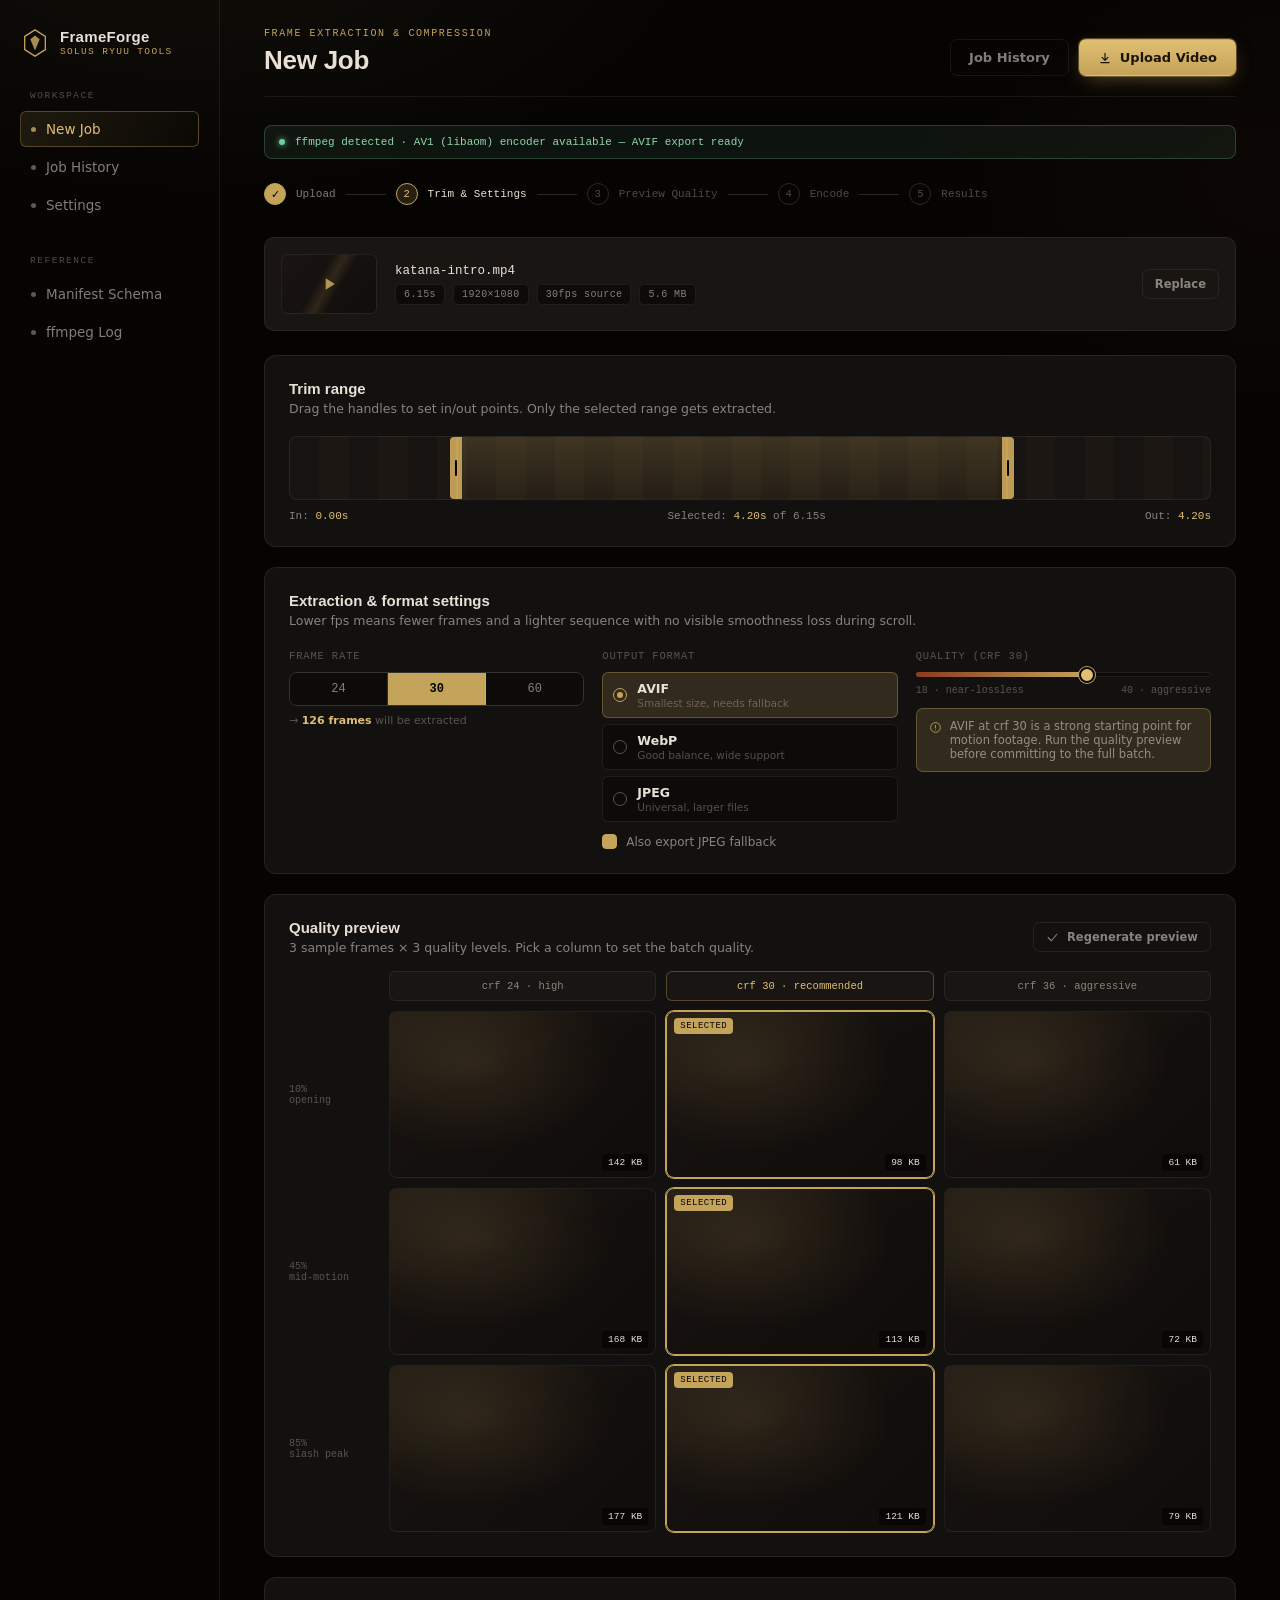
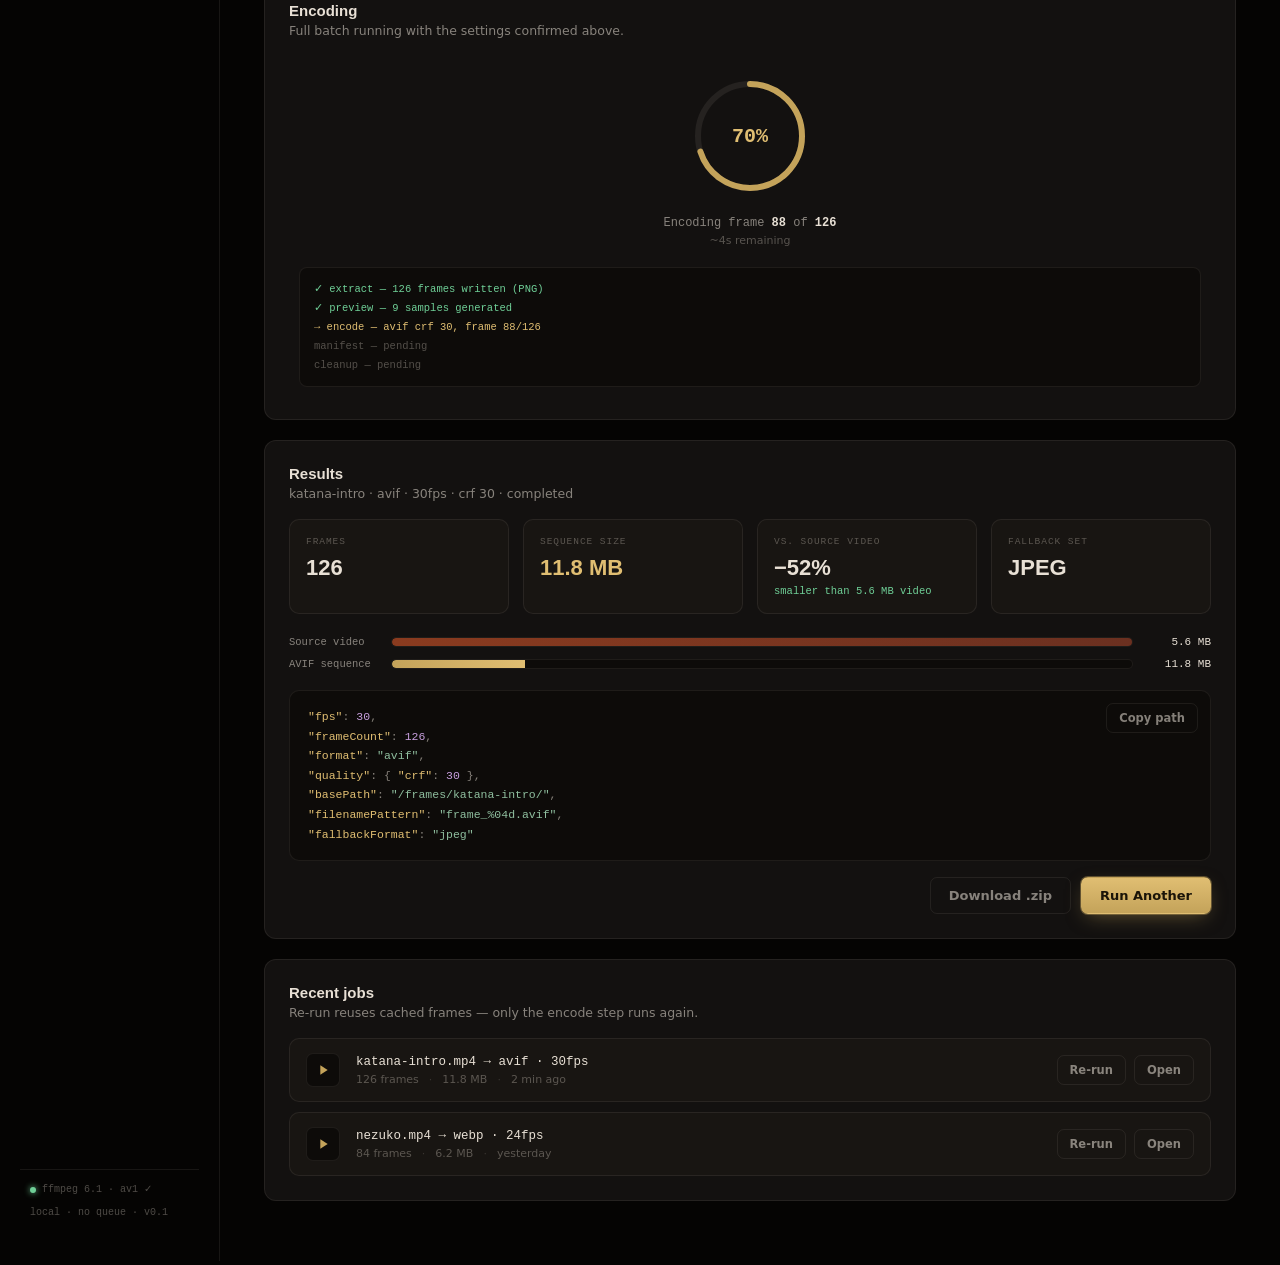
<file: frameforge-ui.html>
<!DOCTYPE html>
<html lang="en">
<head>
<meta charset="UTF-8">
<meta name="viewport" content="width=device-width, initial-scale=1.0">
<title>FrameForge — Solus Ryuu</title>
<style>
  @font-face {
    font-family: 'Space Grotesk Fallback';
    src: local('Space Grotesk');
  }

  :root {
    --black: #050403;
    --char: #0d0b09;
    --panel: #131110;
    --panel-raised: #181512;
    --line: rgba(232, 224, 213, 0.08);
    --line-strong: rgba(232, 224, 213, 0.16);
    --bone: #E8E0D5;
    --bone-dim: rgba(232, 224, 213, 0.55);
    --bone-faint: rgba(232, 224, 213, 0.32);
    --ember: #C4A35A;
    --ember-bright: #E0BE72;
    --ember-dim: rgba(196, 163, 90, 0.35);
    --ember-glow: rgba(196, 163, 90, 0.18);
    --forge-red: #8A3B1F;
    --danger: #B5563A;
    --mono: 'JetBrains Mono', 'SF Mono', Consolas, monospace;
    --display: 'Space Grotesk', 'Space Grotesk Fallback', 'Inter', sans-serif;
    --body: 'Inter', system-ui, sans-serif;
  }

  * { box-sizing: border-box; margin: 0; padding: 0; }

  html, body {
    background: var(--black);
    color: var(--bone);
    font-family: var(--body);
    min-height: 100vh;
  }

  body {
    background-image:
      radial-gradient(ellipse 900px 500px at 15% -10%, rgba(196, 163, 90, 0.07), transparent 60%),
      radial-gradient(ellipse 700px 500px at 100% 20%, rgba(138, 59, 31, 0.06), transparent 55%);
    background-attachment: fixed;
  }

  ::selection { background: var(--ember-dim); color: var(--black); }

  a { color: inherit; }

  /* ---------- Layout shell ---------- */

  .shell {
    display: grid;
    grid-template-columns: 220px 1fr;
    min-height: 100vh;
  }

  /* ---------- Sidebar ---------- */

  .sidebar {
    border-right: 1px solid var(--line);
    padding: 28px 20px;
    display: flex;
    flex-direction: column;
    gap: 32px;
  }

  .brand {
    display: flex;
    align-items: center;
    gap: 10px;
  }

  .brand-mark {
    width: 30px;
    height: 30px;
    flex-shrink: 0;
    position: relative;
  }

  .brand-mark svg { width: 100%; height: 100%; }

  .brand-text {
    font-family: var(--display);
    font-weight: 700;
    font-size: 15px;
    letter-spacing: 0.02em;
    line-height: 1.15;
  }

  .brand-text span {
    display: block;
    font-family: var(--mono);
    font-weight: 400;
    font-size: 9.5px;
    letter-spacing: 0.14em;
    color: var(--ember);
    text-transform: uppercase;
    margin-top: 2px;
  }

  .nav-group { display: flex; flex-direction: column; gap: 2px; }

  .nav-label {
    font-family: var(--mono);
    font-size: 9.5px;
    letter-spacing: 0.16em;
    text-transform: uppercase;
    color: var(--bone-faint);
    padding: 0 10px;
    margin-bottom: 8px;
  }

  .nav-item {
    display: flex;
    align-items: center;
    gap: 10px;
    padding: 9px 10px;
    border-radius: 6px;
    font-size: 13.5px;
    color: var(--bone-dim);
    cursor: pointer;
    border: 1px solid transparent;
    transition: background 0.15s ease, color 0.15s ease, border-color 0.15s ease;
  }

  .nav-item:hover {
    background: var(--panel);
    color: var(--bone);
  }

  .nav-item.active {
    background: linear-gradient(90deg, rgba(196, 163, 90, 0.12), rgba(196, 163, 90, 0.02));
    border-color: var(--ember-dim);
    color: var(--ember-bright);
  }

  .nav-item .dot {
    width: 5px; height: 5px; border-radius: 50%;
    background: currentColor;
    opacity: 0.7;
    flex-shrink: 0;
  }

  .sidebar-footer {
    margin-top: auto;
    font-family: var(--mono);
    font-size: 10px;
    color: var(--bone-faint);
    line-height: 1.6;
    padding: 12px 10px;
    border-top: 1px solid var(--line);
  }

  .status-pip {
    display: inline-flex;
    align-items: center;
    gap: 6px;
  }

  .status-pip .led {
    width: 6px; height: 6px; border-radius: 50%;
    background: #6FCF97;
    box-shadow: 0 0 6px #6FCF97;
  }

  /* ---------- Main ---------- */

  .main {
    padding: 28px 44px 60px;
    max-width: 1180px;
  }

  .page-head {
    display: flex;
    align-items: flex-end;
    justify-content: space-between;
    margin-bottom: 28px;
    padding-bottom: 20px;
    border-bottom: 1px solid var(--line);
  }

  .page-head h1 {
    font-family: var(--display);
    font-weight: 700;
    font-size: 26px;
    letter-spacing: -0.01em;
  }

  .page-head .eyebrow {
    font-family: var(--mono);
    font-size: 10px;
    letter-spacing: 0.16em;
    text-transform: uppercase;
    color: var(--ember);
    margin-bottom: 6px;
    display: block;
  }

  .head-actions { display: flex; gap: 10px; }

  /* ---------- Buttons ---------- */

  .btn {
    font-family: var(--body);
    font-size: 13px;
    font-weight: 600;
    padding: 10px 18px;
    border-radius: 7px;
    border: 1px solid var(--line-strong);
    background: var(--panel);
    color: var(--bone);
    cursor: pointer;
    display: inline-flex;
    align-items: center;
    gap: 8px;
    transition: border-color 0.15s ease, background 0.15s ease, transform 0.1s ease;
  }

  .btn:hover { border-color: var(--ember-dim); background: var(--panel-raised); }
  .btn:active { transform: translateY(1px); }

  .btn-primary {
    background: linear-gradient(180deg, var(--ember-bright), var(--ember));
    color: #1a1408;
    border-color: transparent;
    box-shadow: 0 0 0 1px rgba(196,163,90,0.4), 0 6px 20px -6px rgba(196,163,90,0.5);
  }

  .btn-primary:hover { filter: brightness(1.08); }

  .btn-ghost {
    background: transparent;
    border-color: var(--line);
    color: var(--bone-dim);
  }
  .btn-ghost:hover { color: var(--bone); border-color: var(--line-strong); }

  .btn:disabled {
    opacity: 0.4;
    cursor: not-allowed;
  }
  .btn:disabled:hover { border-color: var(--line-strong); background: var(--panel); }

  /* ---------- Stepper ---------- */

  .stepper {
    display: flex;
    align-items: center;
    gap: 0;
    margin-bottom: 32px;
  }

  .step {
    display: flex;
    align-items: center;
    gap: 10px;
    font-family: var(--mono);
    font-size: 11px;
    color: var(--bone-faint);
  }

  .step .num {
    width: 22px; height: 22px;
    border-radius: 50%;
    border: 1px solid var(--line-strong);
    display: flex; align-items: center; justify-content: center;
    font-size: 10.5px;
    color: var(--bone-faint);
  }

  .step.active .num {
    border-color: var(--ember);
    color: var(--ember-bright);
    background: var(--ember-glow);
  }
  .step.active { color: var(--bone); }

  .step.done .num {
    background: var(--ember);
    border-color: var(--ember);
    color: var(--black);
  }
  .step.done { color: var(--bone-dim); }

  .step-line {
    width: 40px;
    height: 1px;
    background: var(--line-strong);
    margin: 0 10px;
  }

  /* ---------- Card / Panel ---------- */

  .panel {
    background: var(--panel);
    border: 1px solid var(--line);
    border-radius: 12px;
    padding: 24px;
  }

  .panel + .panel { margin-top: 20px; }

  .panel-title {
    font-family: var(--display);
    font-weight: 600;
    font-size: 15px;
    margin-bottom: 4px;
  }

  .panel-sub {
    font-size: 12.5px;
    color: var(--bone-dim);
    margin-bottom: 18px;
  }

  /* ---------- Upload dropzone ---------- */

  .dropzone {
    border: 1.5px dashed var(--line-strong);
    border-radius: 12px;
    padding: 56px 24px;
    text-align: center;
    background:
      radial-gradient(ellipse 400px 200px at 50% 0%, rgba(196,163,90,0.05), transparent 70%);
    cursor: pointer;
    transition: border-color 0.2s ease, background 0.2s ease;
  }

  .dropzone:hover {
    border-color: var(--ember-dim);
  }

  .dropzone-icon {
    width: 44px; height: 44px;
    margin: 0 auto 16px;
    color: var(--ember);
    opacity: 0.85;
  }

  .dropzone h3 {
    font-family: var(--display);
    font-size: 16px;
    font-weight: 600;
    margin-bottom: 6px;
  }

  .dropzone p {
    font-size: 12.5px;
    color: var(--bone-dim);
  }

  .dropzone .formats {
    margin-top: 14px;
    font-family: var(--mono);
    font-size: 10px;
    letter-spacing: 0.06em;
    color: var(--bone-faint);
  }

  /* ---------- Loaded video summary ---------- */

  .video-summary {
    display: flex;
    gap: 18px;
    align-items: center;
    padding: 16px;
    background: var(--panel-raised);
    border: 1px solid var(--line);
    border-radius: 10px;
  }

  .video-thumb {
    width: 96px;
    height: 60px;
    border-radius: 6px;
    background: linear-gradient(135deg, #1a1512, #100d0a);
    flex-shrink: 0;
    position: relative;
    overflow: hidden;
    border: 1px solid var(--line);
  }

  .video-thumb::after {
    content: '';
    position: absolute;
    inset: 0;
    background:
      linear-gradient(120deg, transparent 40%, rgba(196,163,90,0.15) 50%, transparent 60%);
  }

  .video-thumb svg {
    position: absolute;
    top: 50%; left: 50%;
    transform: translate(-50%, -50%);
    width: 20px; height: 20px;
    color: var(--ember);
    opacity: 0.9;
  }

  .video-meta { flex: 1; }

  .video-meta .fname {
    font-family: var(--mono);
    font-size: 12.5px;
    color: var(--bone);
    margin-bottom: 6px;
    word-break: break-all;
  }

  .meta-chips { display: flex; gap: 8px; flex-wrap: wrap; }

  .chip {
    font-family: var(--mono);
    font-size: 10px;
    letter-spacing: 0.04em;
    padding: 4px 8px;
    border-radius: 5px;
    background: var(--char);
    border: 1px solid var(--line);
    color: var(--bone-dim);
  }

  .video-summary .btn-ghost { flex-shrink: 0; }

  /* ---------- Timeline / trim ---------- */

  .timeline-wrap { margin-top: 20px; }

  .timeline-frame {
    position: relative;
    height: 64px;
    border-radius: 8px;
    overflow: hidden;
    background: repeating-linear-gradient(
      90deg,
      #171310, #171310 3.2%,
      #1c1712 3.2%, #1c1712 6.4%
    );
    border: 1px solid var(--line);
  }

  .trim-region {
    position: absolute;
    top: 0; bottom: 0;
    left: 18%;
    right: 22%;
    background: linear-gradient(180deg, rgba(196,163,90,0.22), rgba(196,163,90,0.08));
    border-left: 2px solid var(--ember);
    border-right: 2px solid var(--ember);
  }

  .trim-handle {
    position: absolute;
    top: 0; bottom: 0;
    width: 12px;
    background: var(--ember);
    cursor: ew-resize;
    display: flex;
    align-items: center;
    justify-content: center;
    opacity: 0.95;
  }

  .trim-handle.left { left: calc(18% - 6px); border-radius: 4px 0 0 4px; }
  .trim-handle.right { left: calc(78% - 6px); border-radius: 0 4px 4px 0; }

  .trim-handle .grip {
    width: 2px; height: 16px;
    background: var(--black);
    border-radius: 1px;
  }

  .timeline-readout {
    display: flex;
    justify-content: space-between;
    margin-top: 10px;
    font-family: var(--mono);
    font-size: 11px;
    color: var(--bone-dim);
  }

  .timeline-readout .highlight { color: var(--ember-bright); }

  /* ---------- Controls grid ---------- */

  .controls-grid {
    display: grid;
    grid-template-columns: repeat(3, 1fr);
    gap: 18px;
    margin-top: 22px;
  }

  .field label {
    display: block;
    font-family: var(--mono);
    font-size: 10.5px;
    letter-spacing: 0.08em;
    text-transform: uppercase;
    color: var(--bone-faint);
    margin-bottom: 10px;
  }

  .segmented {
    display: flex;
    border: 1px solid var(--line-strong);
    border-radius: 8px;
    overflow: hidden;
  }

  .segmented button {
    flex: 1;
    padding: 9px 6px;
    background: var(--char);
    border: none;
    border-right: 1px solid var(--line-strong);
    color: var(--bone-dim);
    font-family: var(--mono);
    font-size: 12px;
    cursor: pointer;
    transition: background 0.15s ease, color 0.15s ease;
  }

  .segmented button:last-child { border-right: none; }

  .segmented button:hover { background: var(--panel-raised); color: var(--bone); }

  .segmented button.active {
    background: var(--ember);
    color: var(--black);
    font-weight: 600;
  }

  .field .frame-count-note {
    margin-top: 8px;
    font-size: 11px;
    color: var(--bone-faint);
  }

  .field .frame-count-note strong { color: var(--ember-bright); font-weight: 600; }

  .radio-stack { display: flex; flex-direction: column; gap: 6px; }

  .radio-row {
    display: flex;
    align-items: center;
    gap: 10px;
    padding: 8px 10px;
    border-radius: 6px;
    border: 1px solid var(--line);
    background: var(--char);
    cursor: pointer;
    transition: border-color 0.15s ease;
  }

  .radio-row:hover { border-color: var(--line-strong); }
  .radio-row.selected { border-color: var(--ember-dim); background: var(--ember-glow); }

  .radio-row .rb {
    width: 14px; height: 14px;
    border-radius: 50%;
    border: 1.5px solid var(--bone-faint);
    flex-shrink: 0;
    position: relative;
  }

  .radio-row.selected .rb { border-color: var(--ember); }
  .radio-row.selected .rb::after {
    content: '';
    position: absolute;
    inset: 3px;
    border-radius: 50%;
    background: var(--ember);
  }

  .radio-row .rtext { flex: 1; }
  .radio-row .rtext .rname { font-size: 12.5px; font-weight: 600; }
  .radio-row .rtext .rnote { font-size: 10.5px; color: var(--bone-faint); margin-top: 1px; }

  .checkbox-row {
    display: flex;
    align-items: center;
    gap: 9px;
    margin-top: 12px;
    font-size: 12px;
    color: var(--bone-dim);
  }

  .checkbox-row .cb {
    width: 15px; height: 15px;
    border-radius: 4px;
    border: 1.5px solid var(--bone-faint);
    flex-shrink: 0;
  }

  .checkbox-row.checked .cb {
    background: var(--ember);
    border-color: var(--ember);
  }

  /* ---------- Quality slider ---------- */

  .quality-slider-wrap { margin-top: 4px; }

  .slider-track {
    position: relative;
    height: 5px;
    border-radius: 3px;
    background: var(--char);
    border: 1px solid var(--line);
  }

  .slider-fill {
    position: absolute;
    top: -1px; bottom: -1px; left: -1px;
    width: 58%;
    border-radius: 3px;
    background: linear-gradient(90deg, var(--forge-red), var(--ember));
  }

  .slider-thumb {
    position: absolute;
    top: 50%; left: 58%;
    transform: translate(-50%, -50%);
    width: 16px; height: 16px;
    border-radius: 50%;
    background: var(--ember-bright);
    border: 2px solid var(--black);
    box-shadow: 0 0 0 1px var(--ember);
  }

  .slider-labels {
    display: flex;
    justify-content: space-between;
    margin-top: 8px;
    font-family: var(--mono);
    font-size: 10px;
    color: var(--bone-faint);
  }

  /* ---------- Preview grid ---------- */

  .preview-grid {
    display: grid;
    grid-template-columns: 90px repeat(3, 1fr);
    gap: 10px;
    margin-top: 4px;
  }

  .preview-grid .corner {}

  .preview-grid .col-head {
    font-family: var(--mono);
    font-size: 10.5px;
    text-align: center;
    color: var(--bone-dim);
    padding: 8px 0;
    border-radius: 6px;
    background: var(--panel-raised);
    border: 1px solid var(--line);
  }

  .preview-grid .col-head.recommended {
    border-color: var(--ember-dim);
    color: var(--ember-bright);
  }

  .preview-grid .row-head {
    display: flex;
    align-items: center;
    font-family: var(--mono);
    font-size: 10px;
    color: var(--bone-faint);
    padding-right: 4px;
  }

  .preview-cell {
    border-radius: 8px;
    overflow: hidden;
    border: 1px solid var(--line);
    background: linear-gradient(135deg, #181310, #0f0c0a);
    aspect-ratio: 16/10;
    position: relative;
    cursor: pointer;
    transition: border-color 0.15s ease, transform 0.15s ease;
  }

  .preview-cell:hover { transform: scale(1.015); }

  .preview-cell.selected { border-color: var(--ember); box-shadow: 0 0 0 1px var(--ember); }

  .preview-cell::before {
    content: '';
    position: absolute; inset: 0;
    background:
      radial-gradient(ellipse at 30% 30%, rgba(196,163,90,0.14), transparent 55%),
      linear-gradient(160deg, rgba(196,163,90,0.06), transparent 40%);
  }

  .preview-cell .size-tag {
    position: absolute;
    bottom: 6px; right: 7px;
    font-family: var(--mono);
    font-size: 9.5px;
    padding: 3px 6px;
    border-radius: 4px;
    background: rgba(5,4,3,0.75);
    color: var(--bone);
    backdrop-filter: blur(4px);
  }

  .preview-cell .pick-tag {
    position: absolute;
    top: 6px; left: 7px;
    font-family: var(--mono);
    font-size: 9px;
    letter-spacing: 0.05em;
    padding: 3px 6px;
    border-radius: 4px;
    background: var(--ember);
    color: var(--black);
    opacity: 0;
  }

  .preview-cell.selected .pick-tag { opacity: 1; }

  /* ---------- Progress ---------- */

  .progress-block { text-align: center; padding: 20px 10px 8px; }

  .progress-ring-wrap {
    width: 120px; height: 120px;
    margin: 0 auto 20px;
    position: relative;
  }

  .progress-ring-wrap svg { transform: rotate(-90deg); }

  .progress-ring-wrap .pct {
    position: absolute;
    inset: 0;
    display: flex; align-items: center; justify-content: center;
    font-family: var(--mono);
    font-size: 20px;
    font-weight: 600;
    color: var(--ember-bright);
  }

  .progress-status {
    font-family: var(--mono);
    font-size: 12px;
    color: var(--bone-dim);
    margin-bottom: 4px;
  }

  .progress-status strong { color: var(--bone); }

  .progress-eta { font-size: 11px; color: var(--bone-faint); }

  .progress-log {
    margin-top: 20px;
    text-align: left;
    background: var(--char);
    border: 1px solid var(--line);
    border-radius: 8px;
    padding: 12px 14px;
    font-family: var(--mono);
    font-size: 10.5px;
    color: var(--bone-faint);
    max-height: 120px;
    overflow-y: auto;
    line-height: 1.8;
  }

  .progress-log .log-line.done { color: #6FCF97; }
  .progress-log .log-line.current { color: var(--ember-bright); }

  /* ---------- Results ---------- */

  .results-grid {
    display: grid;
    grid-template-columns: repeat(4, 1fr);
    gap: 14px;
    margin-bottom: 22px;
  }

  .stat-card {
    background: var(--panel-raised);
    border: 1px solid var(--line);
    border-radius: 10px;
    padding: 16px;
  }

  .stat-card .stat-label {
    font-family: var(--mono);
    font-size: 9.5px;
    letter-spacing: 0.1em;
    text-transform: uppercase;
    color: var(--bone-faint);
    margin-bottom: 8px;
  }

  .stat-card .stat-value {
    font-family: var(--display);
    font-size: 22px;
    font-weight: 700;
  }

  .stat-card .stat-value.ember { color: var(--ember-bright); }
  .stat-card .stat-delta {
    font-family: var(--mono);
    font-size: 10.5px;
    color: #6FCF97;
    margin-top: 4px;
  }

  .compare-bar-wrap { margin-top: 4px; }
  .compare-row {
    display: flex;
    align-items: center;
    gap: 12px;
    margin-bottom: 10px;
  }
  .compare-row .clabel {
    width: 90px;
    font-family: var(--mono);
    font-size: 10.5px;
    color: var(--bone-dim);
    flex-shrink: 0;
  }
  .compare-track {
    flex: 1;
    height: 10px;
    border-radius: 5px;
    background: var(--char);
    border: 1px solid var(--line);
    overflow: hidden;
  }
  .compare-fill { height: 100%; border-radius: 5px 0 0 5px; }
  .compare-fill.before { width: 100%; background: linear-gradient(90deg, var(--forge-red), #6b3020); }
  .compare-fill.after { width: 18%; background: linear-gradient(90deg, var(--ember), var(--ember-bright)); }
  .compare-row .cval { width: 66px; text-align: right; font-family: var(--mono); font-size: 11px; color: var(--bone); flex-shrink: 0; }

  .manifest-block {
    background: var(--char);
    border: 1px solid var(--line);
    border-radius: 10px;
    padding: 16px 18px;
    margin-top: 20px;
    position: relative;
  }

  .manifest-block .copy-btn {
    position: absolute;
    top: 12px; right: 12px;
  }

  .manifest-block pre {
    font-family: var(--mono);
    font-size: 11.5px;
    line-height: 1.7;
    color: var(--bone-dim);
    overflow-x: auto;
  }

  .manifest-block .k { color: var(--ember-bright); }
  .manifest-block .s { color: #8FBF9F; }
  .manifest-block .n { color: #C79FDE; }

  /* ---------- Job history ---------- */

  .history-list { display: flex; flex-direction: column; gap: 10px; }

  .history-row {
    display: flex;
    align-items: center;
    gap: 16px;
    padding: 14px 16px;
    background: var(--panel-raised);
    border: 1px solid var(--line);
    border-radius: 10px;
    transition: border-color 0.15s ease;
  }

  .history-row:hover { border-color: var(--line-strong); }

  .history-row .h-icon {
    width: 34px; height: 34px;
    border-radius: 7px;
    background: var(--char);
    border: 1px solid var(--line);
    display: flex; align-items: center; justify-content: center;
    color: var(--ember);
    flex-shrink: 0;
  }

  .history-row .h-main { flex: 1; min-width: 0; }
  .history-row .h-name {
    font-family: var(--mono);
    font-size: 12.5px;
    color: var(--bone);
    margin-bottom: 4px;
  }
  .history-row .h-sub {
    font-size: 11px;
    color: var(--bone-faint);
    display: flex;
    gap: 10px;
  }
  .history-row .h-sub span::after { content: '·'; margin-left: 10px; color: var(--line-strong); }
  .history-row .h-sub span:last-child::after { content: ''; }

  .history-row .h-actions { display: flex; gap: 8px; flex-shrink: 0; }

  .btn-sm { padding: 7px 12px; font-size: 11.5px; }

  /* ---------- Format tradeoff note ---------- */

  .tradeoff-note {
    margin-top: 12px;
    padding: 10px 12px;
    border-radius: 7px;
    background: var(--ember-glow);
    border: 1px solid var(--ember-dim);
    font-size: 11.5px;
    color: var(--bone-dim);
    display: flex;
    gap: 8px;
  }

  .tradeoff-note svg { flex-shrink: 0; color: var(--ember); margin-top: 1px; }

  /* ---------- Prereq banner ---------- */

  .prereq-banner {
    display: flex;
    align-items: center;
    gap: 10px;
    padding: 10px 14px;
    border-radius: 8px;
    background: rgba(111, 207, 151, 0.08);
    border: 1px solid rgba(111, 207, 151, 0.25);
    font-family: var(--mono);
    font-size: 11px;
    color: #8fd6ab;
    margin-bottom: 24px;
  }

  .prereq-banner .led { width: 6px; height: 6px; border-radius: 50%; background: #6FCF97; box-shadow: 0 0 6px #6FCF97; flex-shrink: 0; }

  /* ---------- Utility ---------- */

  .flex-between { display: flex; align-items: center; justify-content: space-between; }
  .mt-8 { margin-top: 8px; }
  .mt-16 { margin-top: 16px; }
  .mt-24 { margin-top: 24px; }

  @media (max-width: 980px) {
    .shell { grid-template-columns: 1fr; }
    .sidebar { display: none; }
    .controls-grid { grid-template-columns: 1fr; }
    .results-grid { grid-template-columns: repeat(2, 1fr); }
    .preview-grid { grid-template-columns: 60px repeat(3, 1fr); }
  }
</style>
</head>
<body>

<div class="shell">

  <!-- ============ SIDEBAR ============ -->
  <aside class="sidebar">
    <div class="brand">
      <div class="brand-mark">
        <svg viewBox="0 0 32 32" fill="none">
          <path d="M16 2 L27 9 V23 L16 30 L5 23 V9 Z" stroke="#C4A35A" stroke-width="1.4" fill="none"/>
          <path d="M16 8 L21 12 L16 24 L11 12 Z" fill="#C4A35A" opacity="0.85"/>
        </svg>
      </div>
      <div class="brand-text">
        FrameForge
        <span>Solus Ryuu Tools</span>
      </div>
    </div>

    <nav class="nav-group">
      <span class="nav-label">Workspace</span>
      <div class="nav-item active"><span class="dot"></span> New Job</div>
      <div class="nav-item"><span class="dot"></span> Job History</div>
      <div class="nav-item"><span class="dot"></span> Settings</div>
    </nav>

    <nav class="nav-group">
      <span class="nav-label">Reference</span>
      <div class="nav-item"><span class="dot"></span> Manifest Schema</div>
      <div class="nav-item"><span class="dot"></span> ffmpeg Log</div>
    </nav>

    <div class="sidebar-footer">
      <div class="status-pip"><span class="led"></span> ffmpeg 6.1 · av1 ✓</div>
      <div style="margin-top:6px;">local · no queue · v0.1</div>
    </div>
  </aside>

  <!-- ============ MAIN ============ -->
  <main class="main">

    <div class="page-head">
      <div>
        <span class="eyebrow">Frame Extraction &amp; Compression</span>
        <h1>New Job</h1>
      </div>
      <div class="head-actions">
        <button class="btn btn-ghost">Job History</button>
        <button class="btn btn-primary">
          <svg width="14" height="14" viewBox="0 0 24 24" fill="none"><path d="M12 4V16M12 16L7 11M12 16L17 11M5 20H19" stroke="currentColor" stroke-width="2" stroke-linecap="round" stroke-linejoin="round"/></svg>
          Upload Video
        </button>
      </div>
    </div>

    <div class="prereq-banner">
      <span class="led"></span>
      ffmpeg detected · AV1 (libaom) encoder available — AVIF export ready
    </div>

    <!-- Stepper -->
    <div class="stepper">
      <div class="step done"><span class="num">✓</span> Upload</div>
      <div class="step-line"></div>
      <div class="step active"><span class="num">2</span> Trim &amp; Settings</div>
      <div class="step-line"></div>
      <div class="step"><span class="num">3</span> Preview Quality</div>
      <div class="step-line"></div>
      <div class="step"><span class="num">4</span> Encode</div>
      <div class="step-line"></div>
      <div class="step"><span class="num">5</span> Results</div>
    </div>

    <!-- ===== Loaded video summary ===== -->
    <div class="video-summary">
      <div class="video-thumb">
        <svg viewBox="0 0 24 24" fill="none"><path d="M8 5V19L19 12L8 5Z" fill="currentColor"/></svg>
      </div>
      <div class="video-meta">
        <div class="fname">katana-intro.mp4</div>
        <div class="meta-chips">
          <span class="chip">6.15s</span>
          <span class="chip">1920×1080</span>
          <span class="chip">30fps source</span>
          <span class="chip">5.6 MB</span>
        </div>
      </div>
      <button class="btn btn-ghost btn-sm">Replace</button>
    </div>

    <!-- ===== Trim panel ===== -->
    <div class="panel mt-24">
      <div class="panel-title">Trim range</div>
      <div class="panel-sub">Drag the handles to set in/out points. Only the selected range gets extracted.</div>

      <div class="timeline-wrap">
        <div class="timeline-frame">
          <div class="trim-region"></div>
          <div class="trim-handle left"><div class="grip"></div></div>
          <div class="trim-handle right"><div class="grip"></div></div>
        </div>
        <div class="timeline-readout">
          <span>In: <span class="highlight">0.00s</span></span>
          <span>Selected: <span class="highlight">4.20s</span> of 6.15s</span>
          <span>Out: <span class="highlight">4.20s</span></span>
        </div>
      </div>
    </div>

    <!-- ===== Settings panel ===== -->
    <div class="panel">
      <div class="panel-title">Extraction &amp; format settings</div>
      <div class="panel-sub">Lower fps means fewer frames and a lighter sequence with no visible smoothness loss during scroll.</div>

      <div class="controls-grid">
        <div class="field">
          <label>Frame rate</label>
          <div class="segmented">
            <button>24</button>
            <button class="active">30</button>
            <button>60</button>
          </div>
          <div class="frame-count-note">→ <strong>126 frames</strong> will be extracted</div>
        </div>

        <div class="field">
          <label>Output format</label>
          <div class="radio-stack">
            <div class="radio-row selected">
              <div class="rb"></div>
              <div class="rtext"><div class="rname">AVIF</div><div class="rnote">Smallest size, needs fallback</div></div>
            </div>
            <div class="radio-row">
              <div class="rb"></div>
              <div class="rtext"><div class="rname">WebP</div><div class="rnote">Good balance, wide support</div></div>
            </div>
            <div class="radio-row">
              <div class="rb"></div>
              <div class="rtext"><div class="rname">JPEG</div><div class="rnote">Universal, larger files</div></div>
            </div>
          </div>
          <div class="checkbox-row checked">
            <div class="cb"></div>
            Also export JPEG fallback
          </div>
        </div>

        <div class="field">
          <label>Quality (CRF 30)</label>
          <div class="quality-slider-wrap">
            <div class="slider-track">
              <div class="slider-fill"></div>
              <div class="slider-thumb"></div>
            </div>
            <div class="slider-labels">
              <span>18 · near-lossless</span>
              <span>40 · aggressive</span>
            </div>
          </div>
          <div class="tradeoff-note">
            <svg width="13" height="13" viewBox="0 0 24 24" fill="none" style="margin-top:2px"><circle cx="12" cy="12" r="9" stroke="currentColor" stroke-width="1.6"/><path d="M12 8V13M12 16.5V16.51" stroke="currentColor" stroke-width="1.6" stroke-linecap="round"/></svg>
            AVIF at crf 30 is a strong starting point for motion footage. Run the quality preview before committing to the full batch.
          </div>
        </div>
      </div>
    </div>

    <!-- ===== Quality preview panel ===== -->
    <div class="panel">
      <div class="flex-between">
        <div>
          <div class="panel-title">Quality preview</div>
          <div class="panel-sub" style="margin-bottom:0;">3 sample frames × 3 quality levels. Pick a column to set the batch quality.</div>
        </div>
        <button class="btn btn-ghost btn-sm">
          <svg width="13" height="13" viewBox="0 0 24 24" fill="none"><path d="M4 12L10 18L20 6" stroke="currentColor" stroke-width="2" stroke-linecap="round" stroke-linejoin="round"/></svg>
          Regenerate preview
        </button>
      </div>

      <div class="preview-grid mt-16">
        <div class="corner"></div>
        <div class="col-head">crf 24 · high</div>
        <div class="col-head recommended">crf 30 · recommended</div>
        <div class="col-head">crf 36 · aggressive</div>

        <div class="row-head">10%<br>opening</div>
        <div class="preview-cell"><span class="size-tag">142 KB</span></div>
        <div class="preview-cell selected"><span class="pick-tag">SELECTED</span><span class="size-tag">98 KB</span></div>
        <div class="preview-cell"><span class="size-tag">61 KB</span></div>

        <div class="row-head">45%<br>mid-motion</div>
        <div class="preview-cell"><span class="size-tag">168 KB</span></div>
        <div class="preview-cell selected"><span class="pick-tag">SELECTED</span><span class="size-tag">113 KB</span></div>
        <div class="preview-cell"><span class="size-tag">72 KB</span></div>

        <div class="row-head">85%<br>slash peak</div>
        <div class="preview-cell"><span class="size-tag">177 KB</span></div>
        <div class="preview-cell selected"><span class="pick-tag">SELECTED</span><span class="size-tag">121 KB</span></div>
        <div class="preview-cell"><span class="size-tag">79 KB</span></div>
      </div>
    </div>

    <!-- ===== Progress panel ===== -->
    <div class="panel">
      <div class="panel-title">Encoding</div>
      <div class="panel-sub">Full batch running with the settings confirmed above.</div>

      <div class="progress-block">
        <div class="progress-ring-wrap">
          <svg width="120" height="120" viewBox="0 0 120 120">
            <circle cx="60" cy="60" r="52" stroke="var(--line)" stroke-width="6" fill="none"/>
            <circle cx="60" cy="60" r="52" stroke="var(--ember)" stroke-width="6" fill="none"
              stroke-dasharray="326.7" stroke-dashoffset="98" stroke-linecap="round"/>
          </svg>
          <div class="pct">70%</div>
        </div>
        <div class="progress-status">Encoding frame <strong>88</strong> of <strong>126</strong></div>
        <div class="progress-eta">~4s remaining</div>

        <div class="progress-log">
          <div class="log-line done">✓ extract — 126 frames written (PNG)</div>
          <div class="log-line done">✓ preview — 9 samples generated</div>
          <div class="log-line current">→ encode — avif crf 30, frame 88/126</div>
          <div class="log-line">  manifest — pending</div>
          <div class="log-line">  cleanup — pending</div>
        </div>
      </div>
    </div>

    <!-- ===== Results panel ===== -->
    <div class="panel">
      <div class="panel-title">Results</div>
      <div class="panel-sub">katana-intro · avif · 30fps · crf 30 · completed</div>

      <div class="results-grid">
        <div class="stat-card">
          <div class="stat-label">Frames</div>
          <div class="stat-value">126</div>
        </div>
        <div class="stat-card">
          <div class="stat-label">Sequence size</div>
          <div class="stat-value ember">11.8 MB</div>
        </div>
        <div class="stat-card">
          <div class="stat-label">vs. source video</div>
          <div class="stat-value">−52%</div>
          <div class="stat-delta">smaller than 5.6 MB video</div>
        </div>
        <div class="stat-card">
          <div class="stat-label">Fallback set</div>
          <div class="stat-value">JPEG</div>
        </div>
      </div>

      <div class="compare-bar-wrap">
        <div class="compare-row">
          <div class="clabel">Source video</div>
          <div class="compare-track"><div class="compare-fill before"></div></div>
          <div class="cval">5.6 MB</div>
        </div>
        <div class="compare-row">
          <div class="clabel">AVIF sequence</div>
          <div class="compare-track"><div class="compare-fill after"></div></div>
          <div class="cval">11.8 MB</div>
        </div>
      </div>

      <div class="manifest-block">
        <button class="btn btn-ghost btn-sm copy-btn">Copy path</button>
        <pre><span class="k">"fps"</span>: <span class="n">30</span>,
<span class="k">"frameCount"</span>: <span class="n">126</span>,
<span class="k">"format"</span>: <span class="s">"avif"</span>,
<span class="k">"quality"</span>: { <span class="k">"crf"</span>: <span class="n">30</span> },
<span class="k">"basePath"</span>: <span class="s">"/frames/katana-intro/"</span>,
<span class="k">"filenamePattern"</span>: <span class="s">"frame_%04d.avif"</span>,
<span class="k">"fallbackFormat"</span>: <span class="s">"jpeg"</span></pre>
      </div>

      <div class="head-actions mt-16" style="justify-content:flex-end;">
        <button class="btn btn-ghost">Download .zip</button>
        <button class="btn btn-primary">Run Another</button>
      </div>
    </div>

    <!-- ===== Job history panel ===== -->
    <div class="panel">
      <div class="panel-title">Recent jobs</div>
      <div class="panel-sub">Re-run reuses cached frames — only the encode step runs again.</div>

      <div class="history-list">
        <div class="history-row">
          <div class="h-icon">
            <svg width="16" height="16" viewBox="0 0 24 24" fill="none"><path d="M8 5V19L19 12L8 5Z" fill="currentColor"/></svg>
          </div>
          <div class="h-main">
            <div class="h-name">katana-intro.mp4 → avif · 30fps</div>
            <div class="h-sub"><span>126 frames</span><span>11.8 MB</span><span>2 min ago</span></div>
          </div>
          <div class="h-actions">
            <button class="btn btn-ghost btn-sm">Re-run</button>
            <button class="btn btn-ghost btn-sm">Open</button>
          </div>
        </div>

        <div class="history-row">
          <div class="h-icon">
            <svg width="16" height="16" viewBox="0 0 24 24" fill="none"><path d="M8 5V19L19 12L8 5Z" fill="currentColor"/></svg>
          </div>
          <div class="h-main">
            <div class="h-name">nezuko.mp4 → webp · 24fps</div>
            <div class="h-sub"><span>84 frames</span><span>6.2 MB</span><span>yesterday</span></div>
          </div>
          <div class="h-actions">
            <button class="btn btn-ghost btn-sm">Re-run</button>
            <button class="btn btn-ghost btn-sm">Open</button>
          </div>
        </div>
      </div>
    </div>

  </main>
</div>

</body>
</html>
</file>
